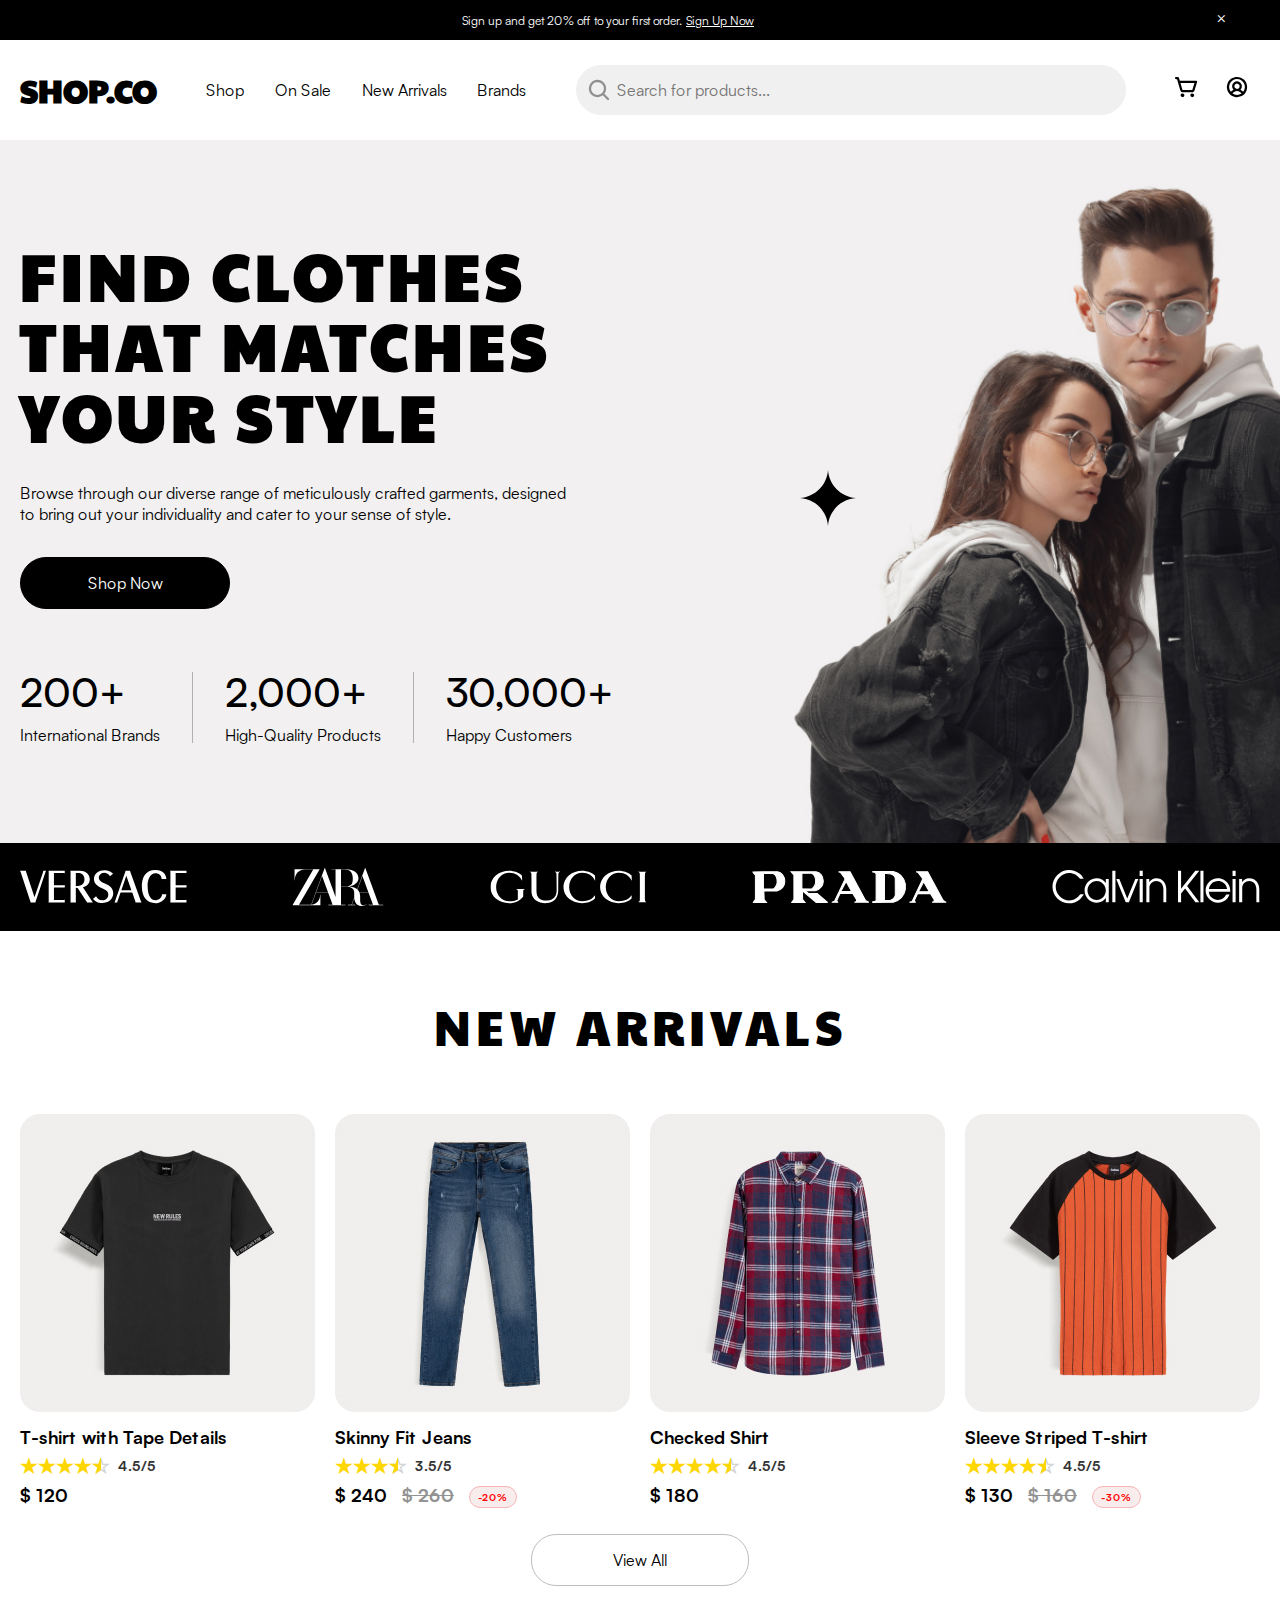
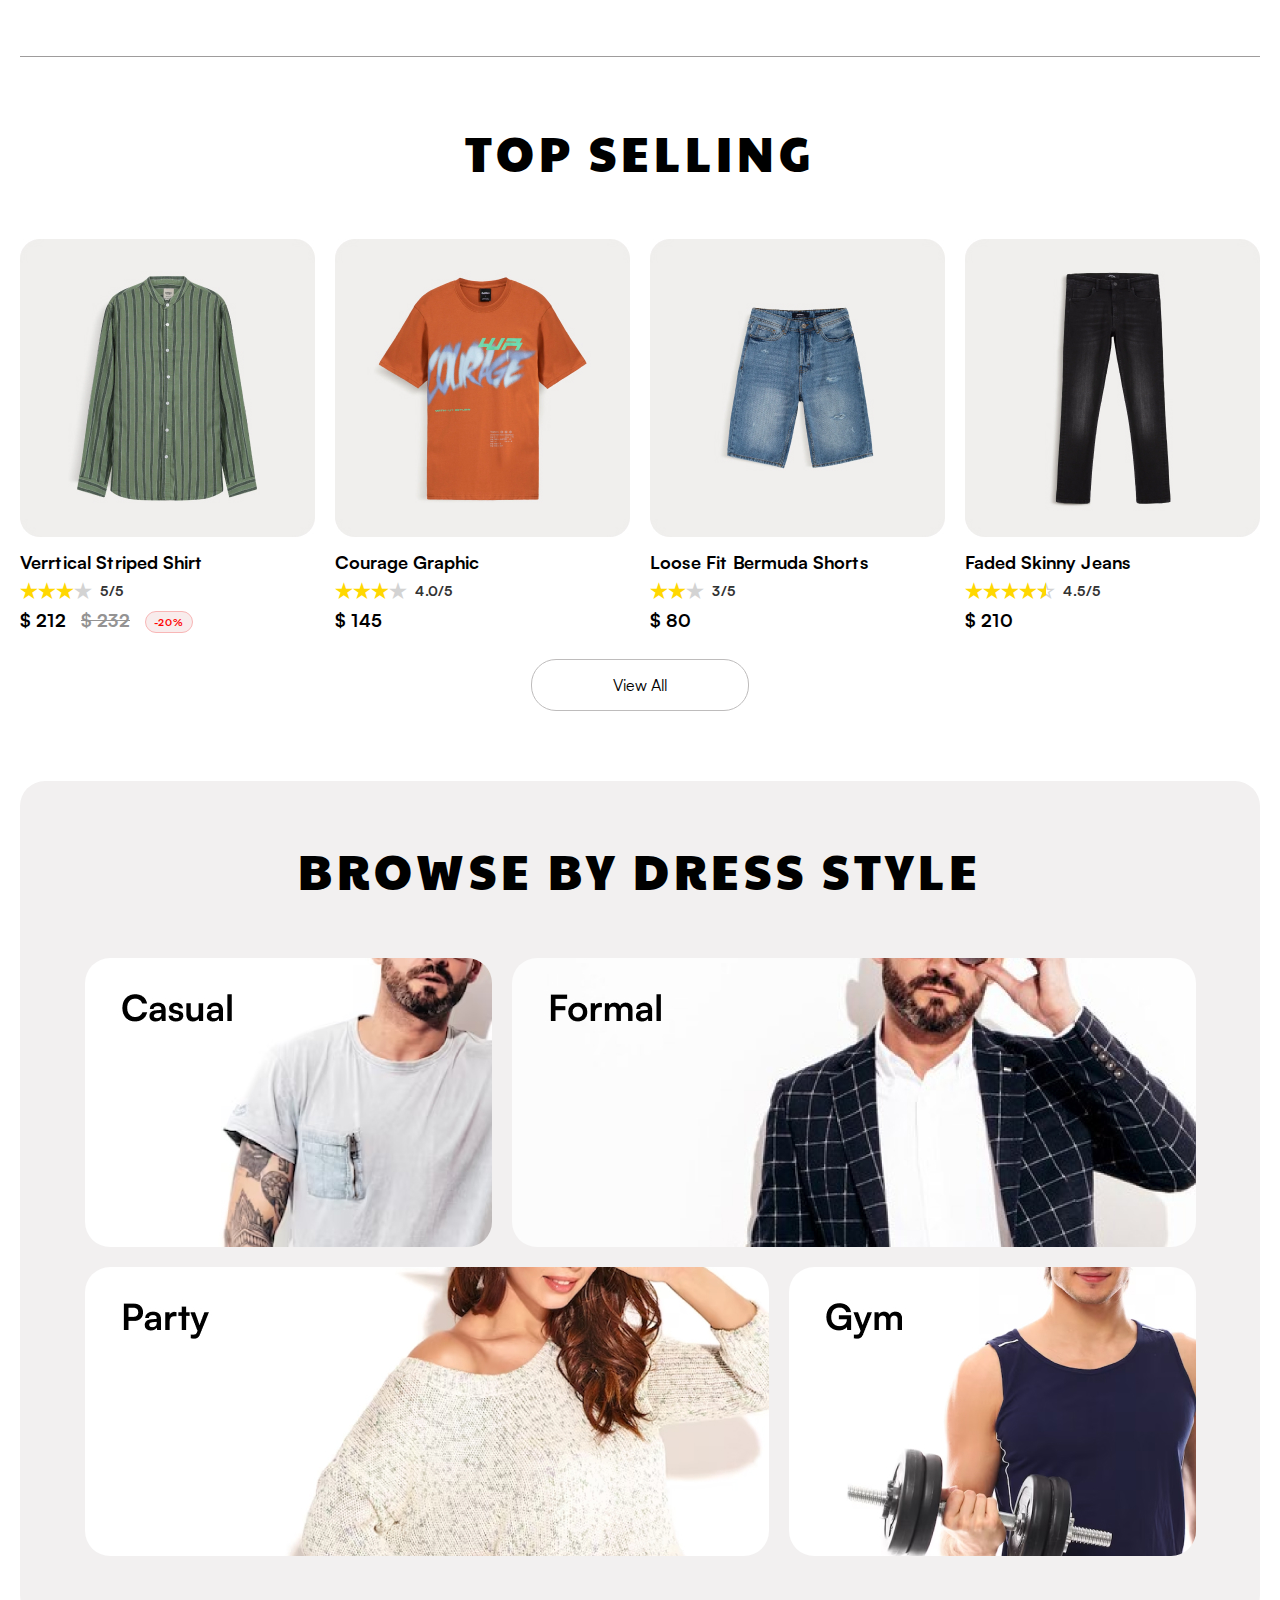
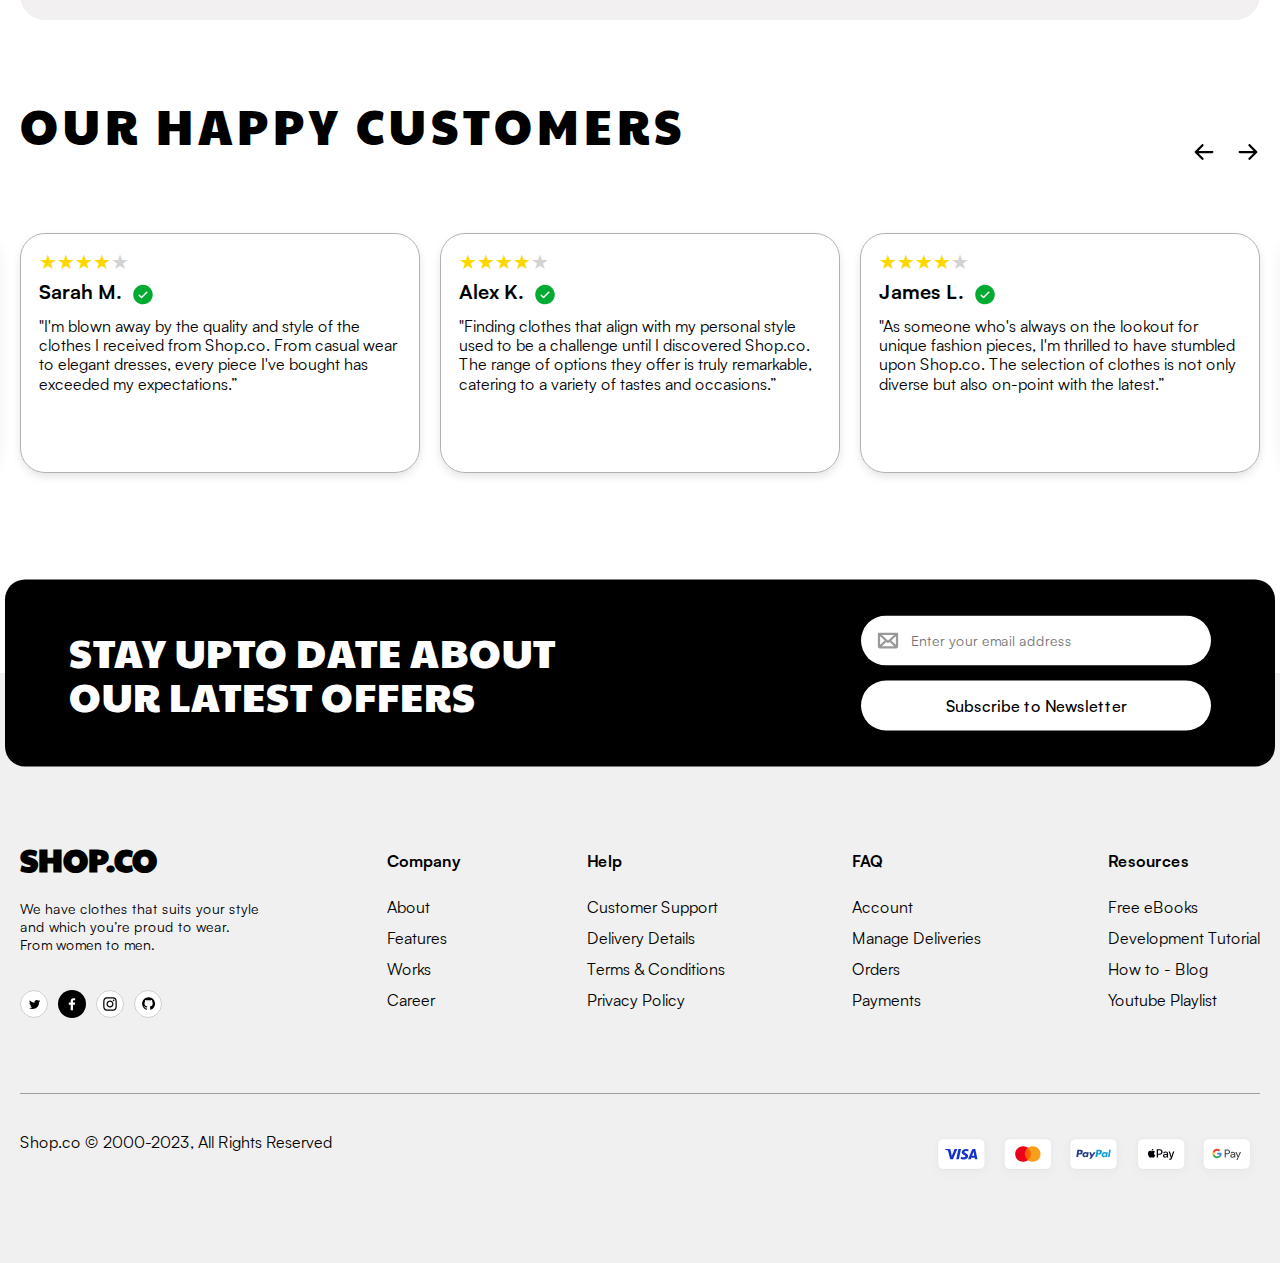
<file: index.html>
<html lang="en">
	<head>
		<meta charset="UTF-8" />
		<meta name="viewport" content="width=device-width, initial-scale=1.0" />
		<title>Shop</title>
		<link rel="stylesheet" href="./css/reset.css" />
		<link rel="stylesheet" href="./fonts/stylesheet.css" />
		<link rel="preconnect" href="https://fonts.googleapis.com" />
		<link rel="preconnect" href="https://fonts.gstatic.com" crossorigin />
		<link
			href="https://fonts.googleapis.com/css2?family=Paytone+One&display=swap"
			rel="stylesheet"
		/>
		<link rel="stylesheet" href="./css/page.css" />
		<link rel="stylesheet" href="./css/header.css" />
		<link rel="stylesheet" href="./css/index.css" />
		<link rel="stylesheet" href="./css/footer.css" />
		<link rel="stylesheet" href="./css/adaptive.css" />
		<script src="js/index.js" type="module" defer></script>
	</head>
	<body>
		<div class="wrapper">
			<header class="header__block">
				<div class="header__discount">
					<div class="header__discount-text">
						Sign up and get 20% off to your first order.
						<a href="#" class="header__discount-link"> Sign Up Now </a>
					</div>
					<a href="#" class="header__cross">×</a>
				</div>

				<div class="header__container">
					<div class="header__content content-header">
						<a href="#" class="content-header__logo"> SHOP.CO </a>

						<nav class="content-header__menu">
							<ul class="content-header__list">
								<li class="content-header__item">
									<a href="">Shop</a>
								</li>

								<li class="content-header__item">
									<a href="#top-selling">On Sale</a>
								</li>

								<li class="content-header__item">
									<a href="#new-arrivals">New Arrivals</a>
								</li>

								<li class="content-header__item">
									<a href="">Brands</a>
								</li>
							</ul>
						</nav>

						<input
							class="content-header__search"
							placeholder="Search for products..."
							name="somename"
							type="text"
						/>

						<div class="content-header__account">
							<a href="#" class="content-header__basket">
								<img src="./img/header_account/basket.svg" alt="" />
							</a>
							<a href="#" class="content-header__avatar">
								<img src="./img/header_account/avatar.svg" alt="" />
							</a>
						</div>
					</div>
				</div>
			</header>

			<main class="page">
				<section class="intro">
					<div class="intro__container">
						<h2 class="intro__title">FIND CLOTHES THAT MATCHES YOUR STYLE</h2>

						<div class="intro__text">
							Browse through our diverse range of meticulously crafted garments,
							designed to bring out your individuality and cater to your sense of
							style.
						</div>

						<button class="intro__button">Shop Now</button>

						<div class="intro__counters">
							<div class="intro__counter counter">
								<div class="counter__numbers">200+</div>
								<div class="counter__text">International Brands</div>
							</div>

							<div class="intro__counter counter">
								<div class="counter__numbers">2,000+</div>
								<div class="counter__text">High-Quality Products</div>
							</div>

							<div class="intro__counter counter">
								<div class="counter__numbers">30,000+</div>
								<div class="counter__text">Happy Customers</div>
							</div>
						</div>
					</div>
				</section>

				<div class="partners">
					<div class="partners__items partners__container">
						<div class="partners__item">
							<img src="./img/partners/logo.svg" alt="partners" />
						</div>

						<div class="partners__item">
							<img src="./img/partners/logo_1.svg" alt="partners" />
						</div>

						<div class="partners__item">
							<img src="./img/partners/logo_2.svg" alt="partners" />
						</div>

						<div class="partners__item">
							<img src="./img/partners/logo_3.svg" alt="partners" />
						</div>

						<div class="partners__item">
							<img src="./img/partners/logo_4.svg" alt="partners" />
						</div>
					</div>
				</div>

				<section class="products" id="new-arrivals">
					<div class="products__container">
						<h2 class="products__title title">NEW ARRIVALS</h2>

						<div class="products__box">
							<div class="products__content">
								<div class="products__items">
									<img
										src="./img/arrivals_selling/img_1.jpg"
										class="products__image"
										alt="arrivals__image"
									/>
								</div>

								<div class="products__details">
									<a href="/product.html?id=1" class="products__discribe">
										T-shirt with Tape Details
									</a>

									<div class="products__raiting">
										<div class="rating-container">
											<div class="rating">
												<span class="full-star">★</span>
												<span class="full-star">★</span>
												<span class="full-star">★</span>
												<span class="full-star">★</span>
												<span class="half-star">☆</span>
											</div>

											<div class="rating-number">4.5/5</div>
										</div>
									</div>

									<div class="products__price">$ 120</div>
								</div>
							</div>

							<div class="products__content">
								<div class="products__items">
									<img
										src="./img/arrivals_selling/img_2.jpg"
										class="products__image"
										alt="arrivals__image"
									/>
								</div>

								<div class="products__details">
									<a href="/product.html?id=2" class="products__discribe">
										Skinny Fit Jeans
									</a>

									<div class="products__raiting">
										<div class="rating-container">
											<div class="rating">
												<span class="full-star">★</span>
												<span class="full-star">★</span>
												<span class="full-star">★</span>
												<span class="half-star">☆</span>
											</div>

											<div class="rating-number">3.5/5</div>
										</div>
									</div>
									<div class="products__price-tag">
										<div class="products__price_1">$ 240</div>
										<div class="products__preprice">$ 260</div>
										<div class="products__rebate">-20%</div>
									</div>
								</div>
							</div>

							<div class="products__content">
								<div class="products__items">
									<img
										src="./img/arrivals_selling/img_3.jpg"
										class="products__image"
										alt="arrivals__image"
									/>
								</div>

								<div class="products__details">
									<div class="products__discribe">Checked Shirt</div>

									<div class="products__raiting">
										<div class="rating-container">
											<div class="rating">
												<span class="full-star">★</span>
												<span class="full-star">★</span>
												<span class="full-star">★</span>
												<span class="full-star">★</span>
												<span class="half-star">☆</span>
											</div>

											<div class="rating-number">4.5/5</div>
										</div>
									</div>

									<div class="products__price">$ 180</div>
								</div>
							</div>

							<div class="products__content">
								<div class="products__items">
									<img
										src="./img/arrivals_selling/img_4.jpg"
										class="products__image"
										alt="arrivals__image"
									/>
								</div>

								<div class="products__details">
									<div class="products__discribe">Sleeve Striped T-shirt</div>

									<div class="products__raiting">
										<div class="rating-container">
											<div class="rating">
												<span class="full-star">★</span>
												<span class="full-star">★</span>
												<span class="full-star">★</span>
												<span class="full-star">★</span>
												<span class="half-star">☆</span>
											</div>

											<div class="rating-number">4.5/5</div>
										</div>
									</div>
									<div class="products__price-tag">
										<div class="products__price_1">$ 130</div>
										<div class="products__preprice">$ 160</div>
										<div class="products__rebate">-30%</div>
									</div>
								</div>
							</div>
						</div>

						<div class="products__button">
							<button class="products__btn">View All</button>
						</div>
					</div>
				</section>

				<div class="section__divider divider__container"></div>

				<section class="products" id="top-selling">
					<div class="products__container">
						<h2 class="products__title title">TOP SELLING</h2>
						<div class="products__box">
							<div class="products__content">
								<div class="products__items">
									<img
										src="./img/arrivals_selling/img_5.jpg"
										class="products__image"
										alt="arrivals__image"
									/>
								</div>

								<div class="products__details">
									<a href="/product.html" class="products__discribe">
										Verrtical Striped Shirt
									</a>

									<div class="products__raiting">
										<div class="rating-container">
											<div class="rating">
												<span class="full-star">★</span>
												<span class="full-star">★</span>
												<span class="full-star">★</span>
												<span class="full-star">★</span>
											</div>

											<div class="rating-number">5/5</div>
										</div>
									</div>
									<div class="products__price-tag">
										<div class="products__price_1">$ 212</div>
										<div class="products__preprice">$ 232</div>
										<div class="products__rebate">-20%</div>
									</div>
								</div>
							</div>

							<div class="products__content">
								<div class="products__items">
									<img
										src="./img/arrivals_selling/img_6.jpg"
										class="products__image"
										alt="arrivals__image"
									/>
								</div>

								<div class="products__details">
									<div class="products__discribe">
										Courage Graphic <T-shirt></T-shirt>
									</div>

									<div class="products__raiting">
										<div class="rating-container">
											<div class="rating">
												<span class="full-star">★</span>
												<span class="full-star">★</span>
												<span class="full-star">★</span>
												<span class="full-star">★</span>
											</div>

											<div class="rating-number">4.0/5</div>
										</div>
									</div>

									<div class="products__price">$ 145</div>
								</div>
							</div>

							<div class="products__content">
								<div class="products__items">
									<img
										src="./img/arrivals_selling/img_7.jpg"
										class="products__image"
										alt="arrivals__image"
									/>
								</div>

								<div class="products__details">
									<div class="products__discribe">Loose Fit Bermuda Shorts</div>

									<div class="products__raiting">
										<div class="rating-container">
											<div class="rating">
												<span class="full-star">★</span>
												<span class="full-star">★</span>
												<span class="full-star">★</span>
											</div>

											<div class="rating-number">3/5</div>
										</div>
									</div>

									<div class="products__price">$ 80</div>
								</div>
							</div>

							<div class="products__content">
								<div class="products__items">
									<img
										src="./img/arrivals_selling/img_8.jpg"
										class="products__image"
										alt="arrivals__image"
									/>
								</div>

								<div class="products__details">
									<div class="products__discribe">Faded Skinny Jeans</div>

									<div class="products__raiting">
										<div class="rating-container">
											<div class="rating">
												<span class="full-star">★</span>
												<span class="full-star">★</span>
												<span class="full-star">★</span>
												<span class="full-star">★</span>
												<span class="half-star">☆</span>
											</div>

											<div class="rating-number">4.5/5</div>
										</div>
									</div>

									<div class="products__price">$ 210</div>
								</div>
							</div>
						</div>

						<div class="products__button">
							<button class="products__btn">View All</button>
						</div>
					</div>
				</section>

				<section class="style">
					<div class="style__container">
						<div class="style__inner">
							<h2 class="style__title title">BROWSE BY DRESS STYLE</h2>

							<div class="style__box">
								<div>
									<img
										class="style__image"
										src="./img/style/style_1.jpg"
										alt="style"
									/>
								</div>

								<div>
									<img
										class="style__image"
										src="./img/style/style_2.jpg"
										alt="style"
									/>
								</div>

								<div>
									<img
										class="style__image"
										src="./img/style/style_3.jpg"
										alt="style"
									/>
								</div>

								<div>
									<img
										class="style__image"
										src="./img/style/style_4.jpg"
										alt="style"
									/>
								</div>
							</div>
						</div>
					</div>
				</section>

				<section class="customers">
					<div class="customers__container">
						<div class="customers__items">
							<h2 class="customers__title title">OUR HAPPY CUSTOMERS</h2>

							<div class="customers__arrows">
								<a href="#" class="customers__arrow-prev">
									<img src="./img/customers/arrow_left.svg" alt="arrow" />
								</a>

								<a href="#" class="customers__arrow-next">
									<img src="./img/customers/arrow_right.svg" alt="arrow" />
								</a>
							</div>
						</div>
					</div>

					<div class="customers__inner">
						<div class="customers__box-blurred">
							<div class="customers__comments">
								<div class="customers__raiting">
									<div class="rating-container">
										<div class="rating">
											<span class="full-star">★</span>
											<span class="full-star">★</span>
											<span class="full-star">★</span>
											<span class="full-star">★</span>
										</div>
									</div>
								</div>

								<div class="customers__names">
									<div class="customers__name">Sarah M.</div>

									<div class="customers__valid">
										<img src="./img/customers/cheched.svg" alt="customers" />
									</div>
								</div>

								<div class="customers__text">
									"I'm blown away by the quality and style of the clothes I
									received from Shop.co. From casual wear to elegant dresses,
									every piece I've bought has exceeded my expectations.”
								</div>
							</div>
						</div>

						<div class="customers__box">
							<div class="customers__comments">
								<div class="customers__raiting">
									<div class="rating-container">
										<div class="rating">
											<span class="full-star">★</span>
											<span class="full-star">★</span>
											<span class="full-star">★</span>
											<span class="full-star">★</span>
											<span class="full-star">★</span>
										</div>
									</div>
								</div>

								<div class="customers__names">
									<div class="customers__name">Sarah M.</div>

									<div class="customers__valid">
										<img src="./img/customers/cheched.svg" alt="customers" />
									</div>
								</div>

								<div class="customers__text">
									"I'm blown away by the quality and style of the clothes I
									received from Shop.co. From casual wear to elegant dresses,
									every piece I've bought has exceeded my expectations.”
								</div>
							</div>
						</div>

						<div class="customers__box">
							<div class="customers__comments">
								<div class="customers__raiting">
									<div class="rating-container">
										<div class="rating">
											<span class="full-star">★</span>
											<span class="full-star">★</span>
											<span class="full-star">★</span>
											<span class="full-star">★</span>
											<span class="full-star">★</span>
										</div>
									</div>
								</div>

								<div class="customers__names">
									<div class="customers__name">Alex K.</div>

									<div class="customers__valid">
										<img src="./img/customers/cheched.svg" alt="customers" />
									</div>
								</div>

								<div class="customers__text">
									"Finding clothes that align with my personal style used to be a
									challenge until I discovered Shop.co. The range of options they
									offer is truly remarkable, catering to a variety of tastes and
									occasions.”
								</div>
							</div>
						</div>

						<div class="customers__box">
							<div class="customers__comments">
								<div class="customers__raiting">
									<div class="rating-container">
										<div class="rating">
											<span class="full-star">★</span>
											<span class="full-star">★</span>
											<span class="full-star">★</span>
											<span class="full-star">★</span>
											<span class="full-star">★</span>
										</div>
									</div>
								</div>

								<div class="customers__names">
									<div class="customers__name">James L.</div>

									<div class="customers__valid">
										<img src="./img/customers/cheched.svg" alt="customers" />
									</div>
								</div>

								<div class="customers__text">
									"As someone who's always on the lookout for unique fashion
									pieces, I'm thrilled to have stumbled upon Shop.co. The
									selection of clothes is not only diverse but also on-point with
									the latest.”
								</div>
							</div>
						</div>

						<div class="customers__box-blurred">
							<div class="customers__comments">
								<div class="customers__raiting">
									<div class="rating-container">
										<div class="rating">
											<span class="full-star">★</span>
											<span class="full-star">★</span>
											<span class="full-star">★</span>
											<span class="full-star">★</span>
										</div>
									</div>
								</div>

								<div class="customers__names">
									<div class="customers__name">James L.</div>

									<div class="customers__valid">
										<img src="./img/customers/cheched.svg" alt="customers" />
									</div>
								</div>

								<div class="customers__text">
									"As someone who's always on the lookout for unique fashion
									pieces, I'm thrilled to have stumbled upon Shop.co. The
									selection of clothes is not only diverse but also on-point with
									the latest”
								</div>
							</div>
						</div>
					</div>
				</section>

				<section class="subscribing subscribing__container">
					<div class="subscribing__inner">
						<h2 class="subscribing__title">
							STAY UPTO DATE ABOUT <br />
							OUR LATEST OFFERS
						</h2>
						<form class="subscribing__form">
							<input
								class="subscribing__input"
								type="email"
								name="subscribe"
								placeholder="Enter your email address"
							/>
							<button class="subscribing__btn">Subscribe to Newsletter</button>
						</form>
					</div>
				</section>
			</main>
			<footer class="footer">
				<div class="footer__container footer-top">
					<div class="footer-top__inner">
						<div class="footer__info">
							<a href="" class="footer__logo"> SHOP.CO </a>

							<div class="footer__text">
								We have clothes that suits your style and which you’re proud to
								wear. From women to men.
							</div>

							<div class="footer__icons">
								<a href="#" class="footer__icon">
									<img src="./img/footer/icons_social/1.svg" alt="image" />
								</a>

								<a href="#" class="footer__icon">
									<img src="./img/footer/icons_social/2.svg" alt="image" />
								</a>

								<a href="#" class="footer__icon">
									<img src="./img/footer/icons_social/3.svg" alt="image" />
								</a>

								<a href="#" class="footer__icon">
									<img src="./img/footer/icons_social/4.svg" alt="image" />
								</a>
							</div>
						</div>
						<div class="footer__menu">
							<div class="footer__name">Company</div>

							<div class="footer__discribe">
								<p>About</p>
								<p>Features</p>
								<p>Works</p>
								<p>Career</p>
							</div>
						</div>

						<div class="footer__menu">
							<div class="footer__name">Help</div>

							<div class="footer__discribe">
								<p>Customer Support</p>
								<p>Delivery Details</p>
								<p>Terms & Conditions</p>
								<p>Privacy Policy</p>
							</div>
						</div>

						<div class="footer__menu">
							<div class="footer__name">FAQ</div>

							<div class="footer__discribe">
								<p>Account</p>
								<p>Manage Deliveries</p>
								<p>Orders</p>
								<p>Payments</p>
							</div>
						</div>

						<div class="footer__menu">
							<div class="footer__name">Resources</div>

							<div class="footer__discribe">
								<p>Free eBooks</p>
								<p>Development Tutorial</p>
								<p>How to - Blog</p>
								<p>Youtube Playlist</p>
							</div>
						</div>
					</div>
				</div>

				<div class="footer__divider divider__container"></div>

				<div class="footer__container footer-bottom">
					<div class="footer-bottom__box">
						<div class="footer-bottom__rigts">
							Shop.co © 2000-2023, All Rights Reserved
						</div>

						<div class="footer-bottom__pay">
							<a href="">
								<img src="./img/footer/logo_system-cards/img_1.svg" alt="" />
							</a>

							<a href="">
								<img src="./img/footer/logo_system-cards/img_2.svg" alt="" />
							</a>

							<a href="">
								<img src="./img/footer/logo_system-cards/img_3.svg" alt="" />
							</a>

							<a href="">
								<img src="./img/footer/logo_system-cards/img_4.svg" alt="" />
							</a>

							<a href="">
								<img src="./img/footer/logo_system-cards/img_5.svg" alt="" />
							</a>
						</div>
					</div>
				</div>
			</footer>
		</div>
	</body>
</html>
</file>
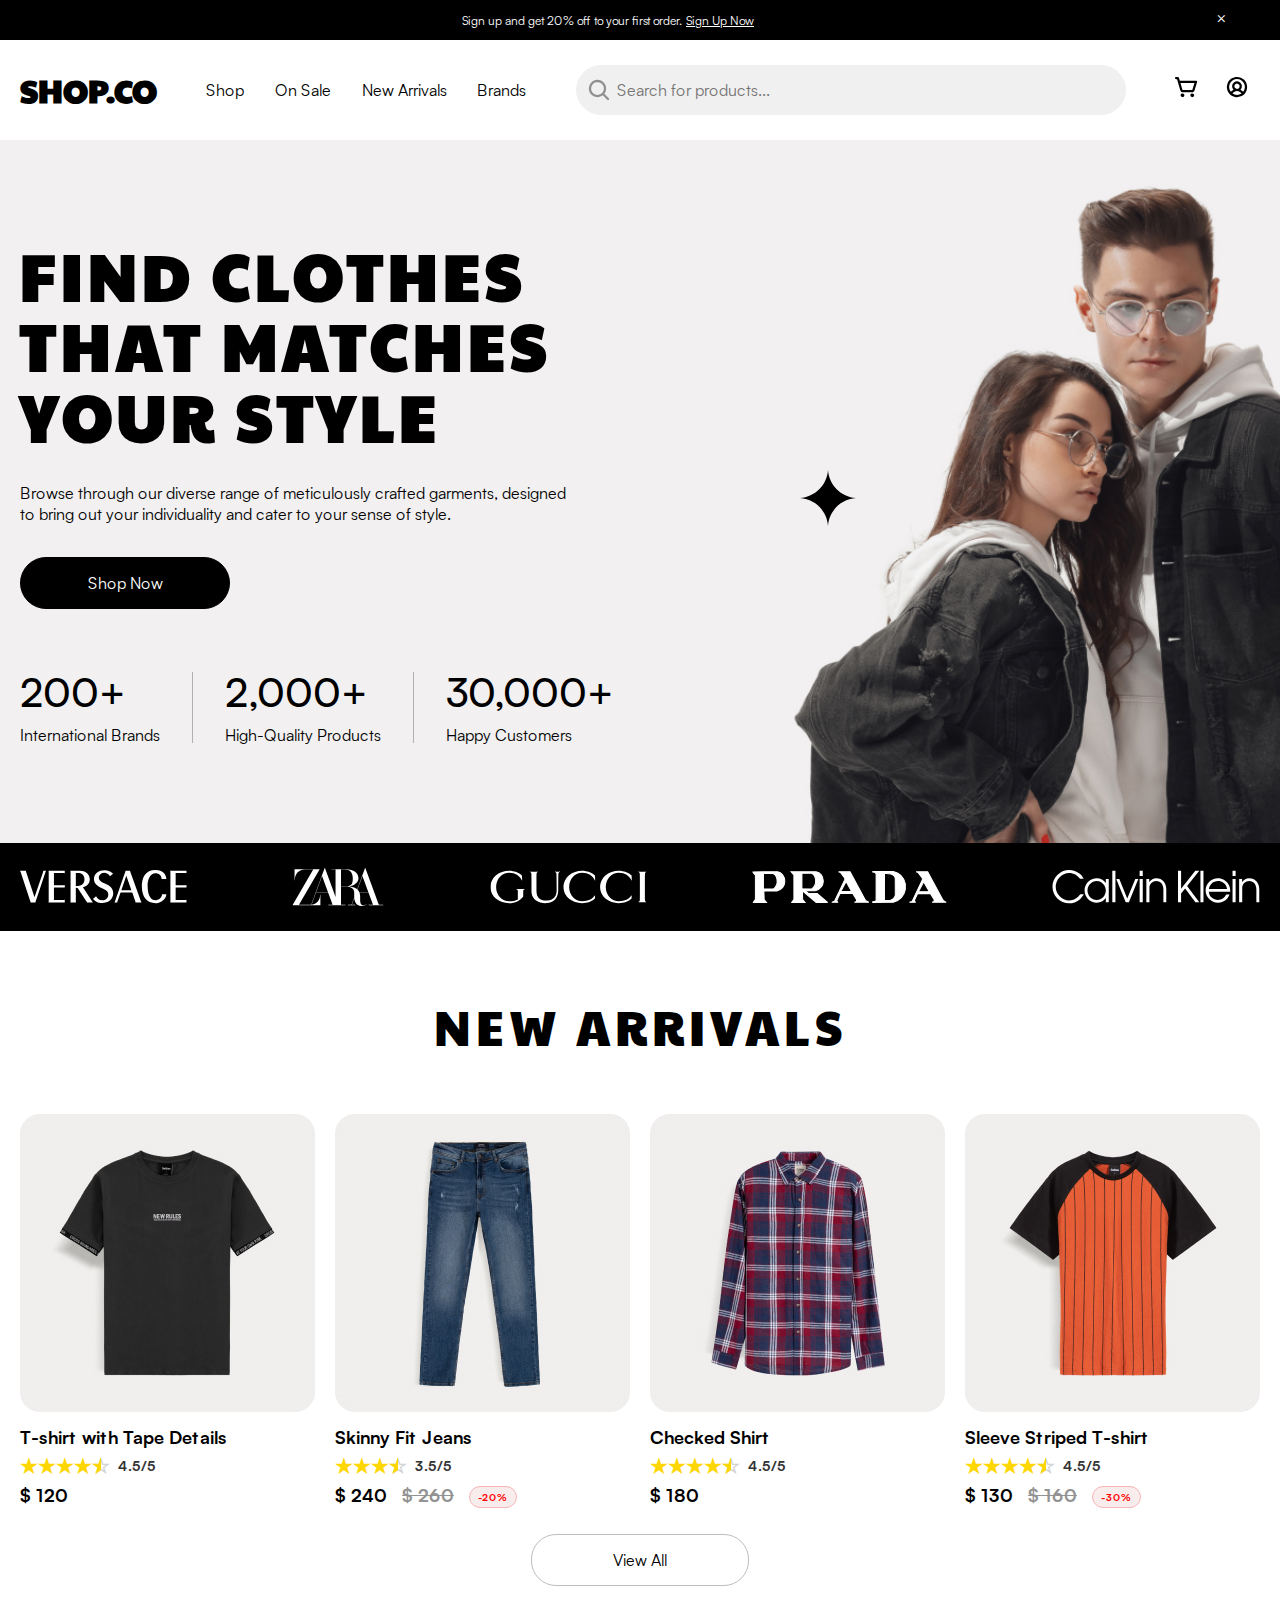
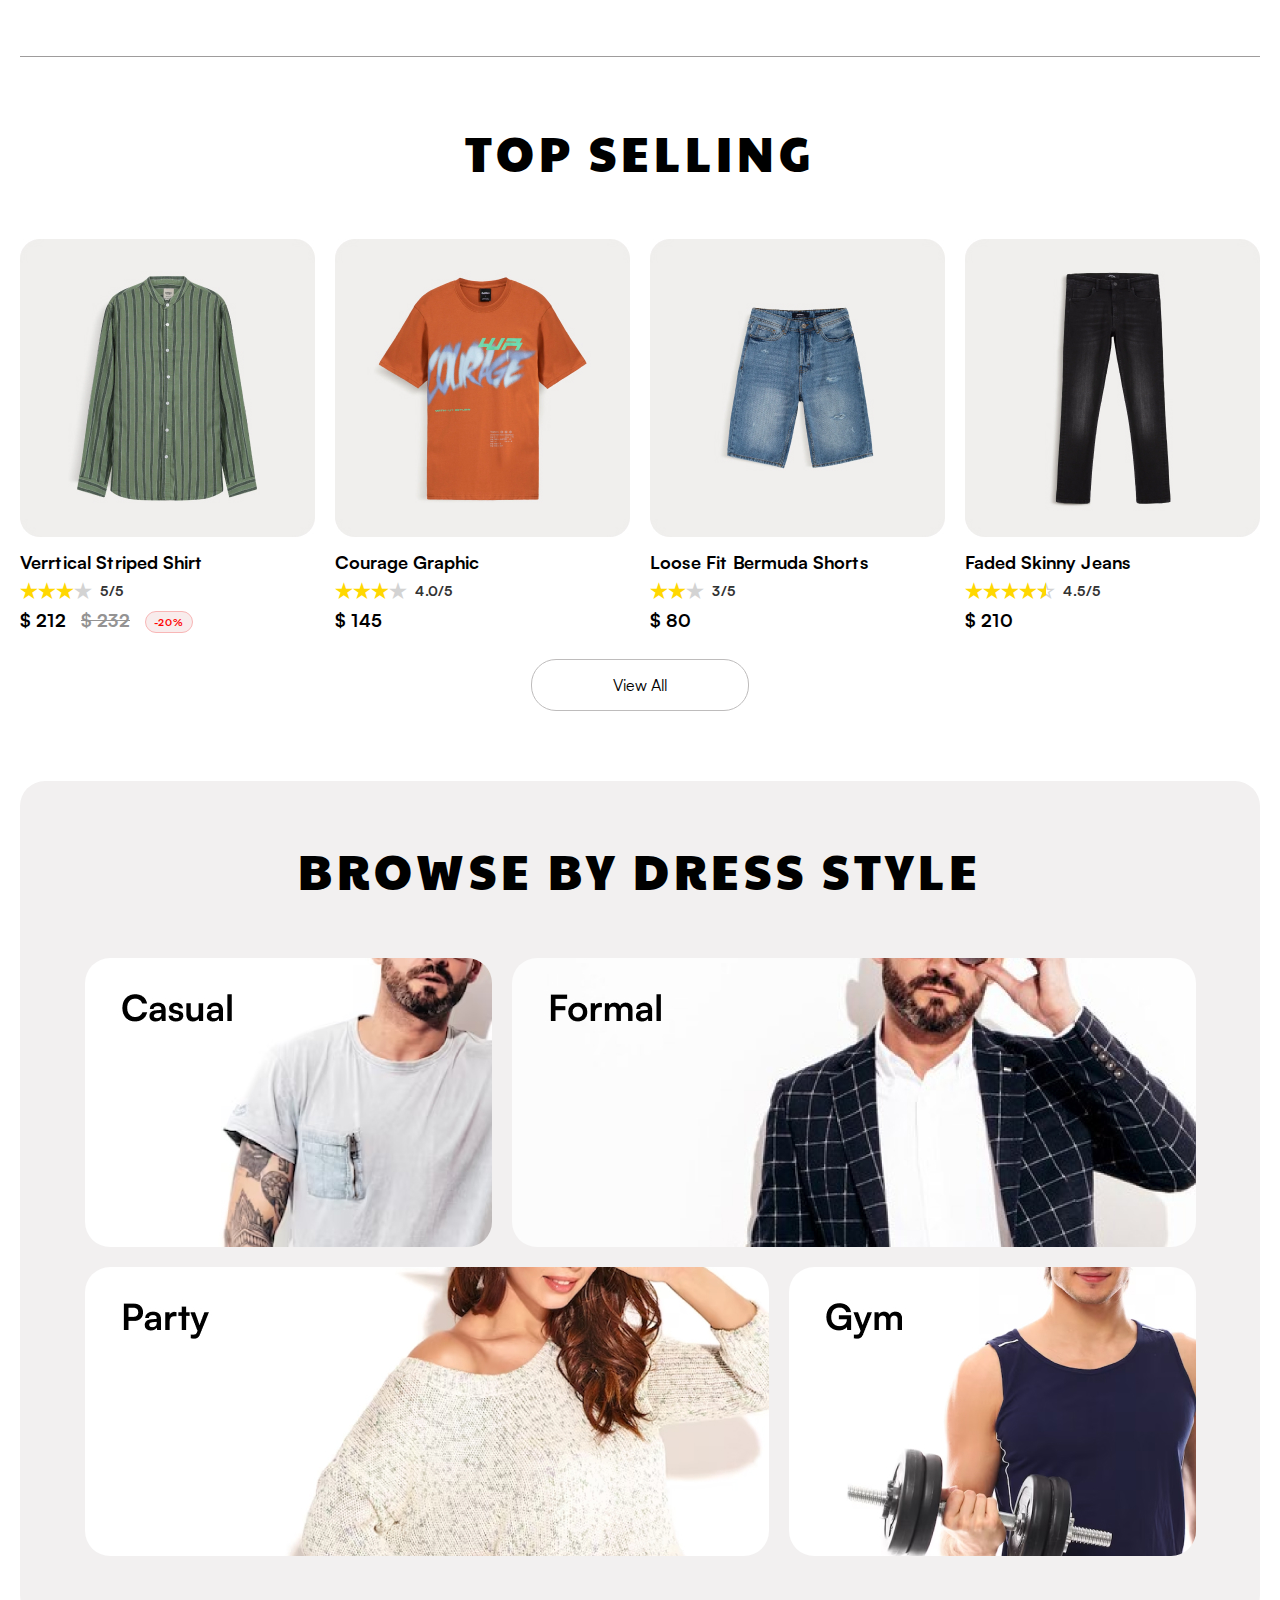
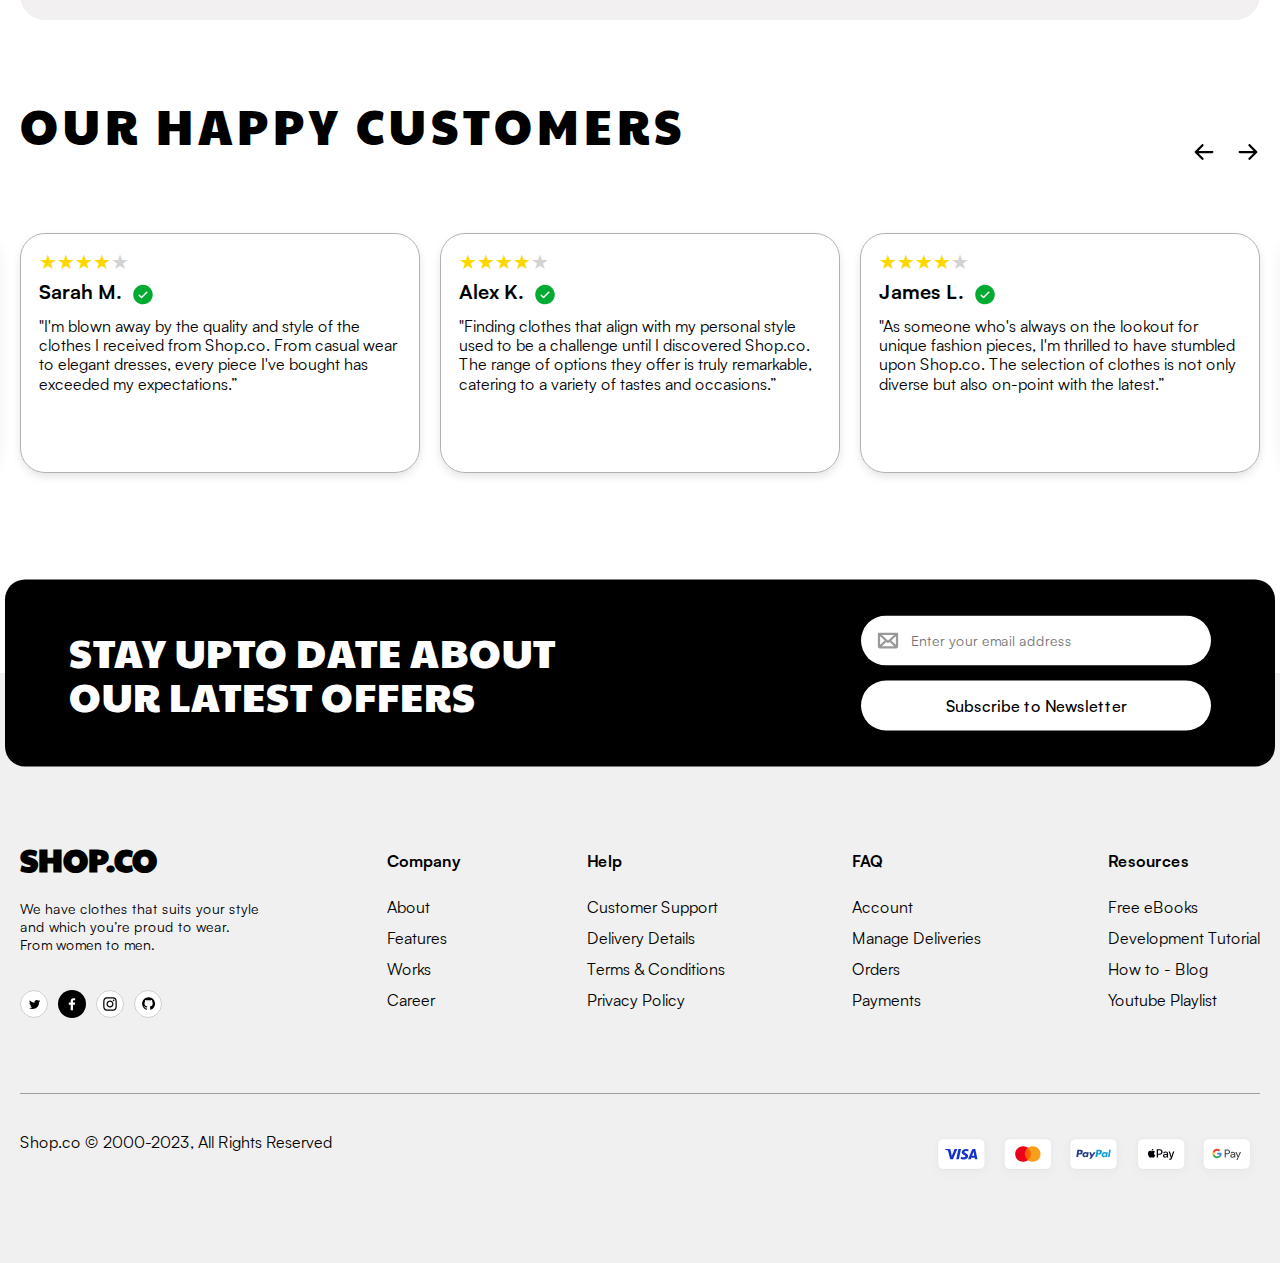
<file: product.html>
<!DOCTYPE html>
<html lang="en">
	<head>
		<meta charset="UTF-8" />
		<meta name="viewport" content="width=device-width, initial-scale=1.0" />
		<title>Product</title>
		<link rel="stylesheet" href="./css/reset.css" />
		<link rel="stylesheet" href="./fonts/stylesheet.css" />
		<link rel="preconnect" href="https://fonts.googleapis.com" />
		<link rel="preconnect" href="https://fonts.gstatic.com" crossorigin />
		<link
			href="https://fonts.googleapis.com/css2?family=Paytone+One&display=swap"
			rel="stylesheet"
		/>
		<link rel="stylesheet" href="./css/page.css" />
		<link rel="stylesheet" href="./css/header.css" />
		<link rel="stylesheet" href="./css/product.css" />
		<link rel="stylesheet" href="./css/footer.css" />
		<link rel="stylesheet" href="./css/adaptive.css" />
		<script src="js/product.js" type="module" defer></script>
	</head>
	<body>
		<a href="/">back</a>
		<div class="wrapper">
			<header class="header__block">
				<div class="header__discount">
					<div class="header__discount-text">
						Sign up and get 20% off to your first order.
						<a href="#" class="header__discount-link"> Sign Up Now </a>
					</div>
					<a href="#" class="header__cross">×</a>
				</div>

				<div class="header__container">
					<div class="header__content content-header">
						<a href="#" class="content-header__logo"> SHOP.CO </a>

						<nav class="content-header__menu">
							<ul class="content-header__list">
								<li class="content-header__item">
									<a href="">Shop</a>
								</li>

								<li class="content-header__item">
									<a href="">On Sale</a>
								</li>

								<li class="content-header__item">
									<a href="">New Arrivals</a>
								</li>

								<li class="content-header__item">
									<a href="">Brands</a>
								</li>
							</ul>
						</nav>

						<input
							class="content-header__search"
							placeholder="Search for products..."
							name="somename"
							type="text"
						/>

						<div class="content-header__account">
							<a href="#" class="content-header__basket">
								<img src="./img/header_account/basket.svg" alt="" />
							</a>
							<a href="#" class="content-header__avatar">
								<img src="./img/header_account/avatar.svg" alt="" />
							</a>
						</div>
					</div>
				</div>
			</header>

			<main class="page">
				<section class="product__container">
					<div class="products__box">
						<div class="products__images">
							<div class="products__img" id="productImg"></div>
						</div>

						<div class="products__description description-products">
							<div class="description-products__box">
								<h4 class="description-products__title" id="productName"></h4>

								<div class="cards__raiting">
									<div class="rating-container" id="rating"></div>
								</div>

								<div class="description-products__price-tag">
									<div class="description-products__price_1" id="price"></div>
									<div
										class="description-products__preprice"
										id="fullPrice"
									></div>
									<div id="discount"></div>
								</div>

								<div class="description-products__text" id="desc"></div>

								<div class="description-products__divider divider__container"></div>

								<form action="#" class="colors__list">
									<h3 class="colors__title">Select Colors</h3>
									<div class="colors" id="colorsContainer"></div>
								</form>

								<div class="description-products__divider divider__container"></div>

								<form action="#" class="size__list">
									<h3 class="size__title">Choose Size</h3>
									<div class="sizes" id="sizesContainer"></div>

									<div
										class="description-products__divider divider__container"
									></div>

									<div class="amount__content">
										<label class="amount">
											<button
												type="button"
												class="amount__btn amount__btn--left"
											></button>
											<input class="amount__input" type="text" value="1" />
											<button
												type="button"
												class="amount__btn amount__btn--right"
											></button>
										</label>

										<div class="add">
											<button class="add__btn">Add to Cart</button>
										</div>
									</div>
								</form>
							</div>
						</div>
					</div>
				</section>

				<section class="details">
					<div class="details__container">
						<div class="details__box">
							<div class="details__name">Product Details</div>

							<div class="details__name details__name--active">Rating & Reviews</div>

							<div class="details__name">FAQs</div>
						</div>
					</div>
				</section>

				<div class="section__divider divider__container"></div>

				<section class="reviews">
					<div class="reviews__container">
						<div class="reviews__content">
							<h4 class="reviews__title">
								All Reviews
								<p class="reviews__subtitle">(451)</p>
							</h4>

							<div class="reviews__buttons buttons-menu">
								<button class="buttons-menu__btn1">
									<img src="./img/Img Products/reviews/btn_1.svg" alt="" />
								</button>

								<button class="buttons-menu__btn2">Latest</button>

								<button class="buttons-menu__btn3">Write a Review</button>
							</div>
						</div>

						<div class="reviews__box">
							<div class="reviews__comments">
								<div class="reviews__raiting">
									<div class="rating-container">
										<div class="rating">
											<span class="full-star">★</span>
											<span class="full-star">★</span>
											<span class="full-star">★</span>
											<span class="full-star">★</span>
											<span class="half-star">☆</span>
										</div>
									</div>
								</div>

								<div class="reviews__names">
									<div class="reviews__name">Samantha D.</div>

									<div class="reviews__valid">
										<img src="./img/customers/cheched.svg" alt="customers" />
									</div>
								</div>

								<div class="reviews__text">
									<p>
										"I absolutely love this t-shirt! The design is unique and
										the fabric feels so comfortable. As a fellow designer, I
										appreciate the attention to detail. It's become my favorite
										go-to shirt."
									</p>

									<p>Posted on August 14, 2023</p>
								</div>
							</div>

							<div class="reviews__comments">
								<div class="reviews__raiting">
									<div class="rating-container">
										<div class="rating">
											<span class="full-star">★</span>
											<span class="full-star">★</span>
											<span class="full-star">★</span>
											<span class="full-star">★</span>
										</div>
									</div>
								</div>

								<div class="reviews__names">
									<div class="reviews__name">Alex M.</div>

									<div class="reviews__valid">
										<img src="./img/customers/cheched.svg" alt="customers" />
									</div>
								</div>

								<div class="reviews__text">
									<p>
										"The t-shirt exceeded my expectations! The colors are
										vibrant and the print quality is top-notch. Being a UI/UX
										designer myself, I'm quite picky about aesthetics, and this
										t-shirt definitely gets a thumbs up from me."
									</p>

									<p>Posted on August 15, 2023</p>
								</div>
							</div>

							<div class="reviews__comments">
								<div class="reviews__raiting">
									<div class="rating-container">
										<div class="rating">
											<span class="full-star">★</span>
											<span class="full-star">★</span>
											<span class="full-star">★</span>
											<span class="half-star">☆</span>
										</div>
									</div>
								</div>

								<div class="reviews__names">
									<div class="reviews__name">Ethan R.</div>

									<div class="reviews__valid">
										<img src="./img/customers/cheched.svg" alt="customers" />
									</div>
								</div>

								<div class="reviews__text">
									<p>
										"This t-shirt is a must-have for anyone who appreciates good
										design. The minimalistic yet stylish pattern caught my eye,
										and the fit is perfect. I can see the designer's touch in
										every aspect of this shirt."
									</p>

									<p>Posted on August 16, 2023</p>
								</div>
							</div>

							<div class="reviews__comments">
								<div class="reviews__raiting">
									<div class="rating-container">
										<div class="rating">
											<span class="full-star">★</span>
											<span class="full-star">★</span>
											<span class="full-star">★</span>
											<span class="full-star">★</span>
										</div>
									</div>
								</div>

								<div class="reviews__names">
									<div class="reviews__name">Olivia P.</div>

									<div class="reviews__valid">
										<img src="./img/customers/cheched.svg" alt="customers" />
									</div>
								</div>

								<div class="reviews__text">
									<p>
										"As a UI/UX enthusiast, I value simplicity and
										functionality. This t-shirt not only represents those
										principles but also feels great to wear. It's evident that
										the designer poured their creativity into making this
										t-shirt stand out."
									</p>

									<p>Posted on August 17, 2023</p>
								</div>
							</div>

							<div class="reviews__comments">
								<div class="reviews__raiting">
									<div class="rating-container">
										<div class="rating">
											<span class="full-star">★</span>
											<span class="full-star">★</span>
											<span class="full-star">★</span>
											<span class="full-star">★</span>
										</div>
									</div>
								</div>

								<div class="reviews__names">
									<div class="reviews__name">Liam K.</div>

									<div class="reviews__valid">
										<img src="./img/customers/cheched.svg" alt="customers" />
									</div>
								</div>

								<div class="reviews__text">
									<p>
										"This t-shirt is a must-have for anyone who appreciates good
										design. The minimalistic yet stylish pattern caught my eye,
										and the fit is perfect. I can see the designer's touch in
										every aspect of this shirt."
									</p>

									<p>Posted on August 16, 2023</p>
								</div>
							</div>

							<div class="reviews__comments">
								<div class="reviews__raiting">
									<div class="rating-container">
										<div class="rating">
											<span class="full-star">★</span>
											<span class="full-star">★</span>
											<span class="full-star">★</span>
											<span class="full-star">★</span>
											<span class="half-star">☆</span>
										</div>
									</div>
								</div>

								<div class="reviews__names">
									<div class="reviews__name">Ava H.</div>

									<div class="reviews__valid">
										<img src="./img/customers/cheched.svg" alt="customers" />
									</div>
								</div>

								<div class="reviews__text">
									<p>
										"I'm not just wearing a t-shirt; I'm wearing a piece of
										design philosophy. The intricate details and thoughtful
										layout of the design make this shirt a conversation
										starter."
									</p>

									<p>Posted on August 19, 2023</p>
								</div>
							</div>
						</div>
					</div>
				</section>

				<div class="cards__button">
					<button class="cards__btn">Load More Reviews</button>
				</div>

				<section class="cards">
					<div class="cards__container">
						<h2 class="products__title title">YOU MIGHT ALSO LIKE</h2>

						<div class="cards__box">
							<div class="cards__content">
								<div class="cards__items">
									<img src="./img/Img Products/Might/might_1.jpg" alt="image" />
								</div>

								<div class="cards__details">
									<div class="cards__discribe">Polo with Contrast Trims</div>

									<div class="cards__raiting">
										<div class="rating-container">
											<div class="rating">
												<span class="full-star">★</span>
												<span class="full-star">★</span>
												<span class="full-star">★</span>
												<span class="full-star">★</span>
											</div>

											<div class="rating-number">4.0/5</div>
										</div>
									</div>

									<div class="cards__price-tag">
										<div class="card__price_1">$212</div>
										<div class="card__preprice">$242</div>
										<div class="card__rebate">-20%</div>
									</div>
								</div>
							</div>

							<div class="cards__content">
								<div class="cards__items">
									<img src="./img/Img Products/Might/might_2.jpg" alt="image" />
								</div>

								<div class="cards__details">
									<div class="cards__discribe">Gradient Graphic T-shirt</div>

									<div class="cards__raiting">
										<div class="rating-container">
											<div class="rating">
												<span class="full-star">★</span>
												<span class="full-star">★</span>
												<span class="full-star">★</span>
												<span class="half-star">☆</span>
											</div>

											<div class="rating-number">3.5/5</div>
										</div>
									</div>

									<div class="cards__price">$145</div>
								</div>
							</div>

							<div class="cards__content">
								<div class="cards__items">
									<img src="./img/Img Products/Might/might_3.jpg" alt="image" />
								</div>

								<div class="cards__details">
									<div class="cards__discribe">Polo with Tipping Details</div>

									<div class="cards__raiting">
										<div class="rating-container">
											<div class="rating">
												<span class="full-star">★</span>
												<span class="full-star">★</span>
												<span class="full-star">★</span>
												<span class="full-star">★</span>
												<span class="half-star">☆</span>
											</div>

											<div class="rating-number">4.5/5</div>
										</div>
									</div>

									<div class="cards__price">$180</div>
								</div>
							</div>

							<div class="cards__content">
								<div class="cards__items">
									<img src="./img/Img Products/Might/might_4.jpg" alt="image" />
								</div>

								<div class="cards__details">
									<div class="cards__discribe">Black Striped T-shirt</div>

									<div class="cards__raiting">
										<div class="rating-container">
											<div class="rating">
												<span class="full-star">★</span>
												<span class="full-star">★</span>
												<span class="full-star">★</span>
												<span class="full-star">★</span>
												<span class="full-star">★</span>
											</div>

											<div class="rating-number">5.0/5</div>
										</div>
									</div>

									<div class="cards__price-tag">
										<div class="card__price_1">$120</div>
										<div class="card__preprice">$150</div>
										<div class="card__rebate">-30%</div>
									</div>
								</div>
							</div>
						</div>
					</div>
				</section>

				<section class="subscribing subscribing__container">
					<div class="subscribing__inner">
						<h2 class="subscribing__title">
							STAY UPTO DATE ABOUT <br />
							OUR LATEST OFFERS
						</h2>
						<form class="subscribing__form">
							<input
								class="subscribing__input"
								type="email"
								name="subscribe"
								placeholder="Enter your email address"
							/>
							<button class="subscribing__btn">Subscribe to Newsletter</button>
						</form>
					</div>
				</section>
			</main>

			<footer class="footer">
				<div class="footer__container footer-top">
					<div class="footer-top__inner">
						<div class="footer__info">
							<a href="" class="footer__logo"> SHOP.CO </a>

							<div class="footer__text">
								We have clothes that suits your style and which you’re proud to
								wear. From women to men.
							</div>

							<div class="footer__icons">
								<a href="#" class="footer__icon">
									<img src="./img/footer/icons_social/1.svg" alt="image" />
								</a>

								<a href="#" class="footer__icon">
									<img src="./img/footer/icons_social/2.svg" alt="image" />
								</a>

								<a href="#" class="footer__icon">
									<img src="./img/footer/icons_social/3.svg" alt="image" />
								</a>

								<a href="#" class="footer__icon">
									<img src="./img/footer/icons_social/4.svg" alt="image" />
								</a>
							</div>
						</div>
						<div class="footer__menu">
							<div class="footer__name">Company</div>

							<div class="footer__discribe">
								<p>About</p>
								<p>Features</p>
								<p>Works</p>
								<p>Career</p>
							</div>
						</div>

						<div class="footer__menu">
							<div class="footer__name">Help</div>

							<div class="footer__discribe">
								<p>Customer Support</p>
								<p>Delivery Details</p>
								<p>Terms & Conditions</p>
								<p>Privacy Policy</p>
							</div>
						</div>

						<div class="footer__menu">
							<div class="footer__name">FAQ</div>

							<div class="footer__discribe">
								<p>Account</p>
								<p>Manage Deliveries</p>
								<p>Orders</p>
								<p>Payments</p>
							</div>
						</div>

						<div class="footer__menu">
							<div class="footer__name">Resources</div>

							<div class="footer__discribe">
								<p>Free eBooks</p>
								<p>Development Tutorial</p>
								<p>How to - Blog</p>
								<p>Youtube Playlist</p>
							</div>
						</div>
					</div>
				</div>

				<div class="footer__divider divider__container"></div>

				<div class="footer__container footer-bottom">
					<div class="footer-bottom__box">
						<div class="footer-bottom__rigts">
							Shop.co © 2000-2023, All Rights Reserved
						</div>

						<div class="footer-bottom__pay">
							<a href="">
								<img src="./img/footer/logo_system-cards/img_1.svg" alt="" />
							</a>

							<a href="">
								<img src="./img/footer/logo_system-cards/img_2.svg" alt="" />
							</a>

							<a href="">
								<img src="./img/footer/logo_system-cards/img_3.svg" alt="" />
							</a>

							<a href="">
								<img src="./img/footer/logo_system-cards/img_4.svg" alt="" />
							</a>

							<a href="">
								<img src="./img/footer/logo_system-cards/img_5.svg" alt="" />
							</a>
						</div>
					</div>
				</div>
			</footer>
		</div>
	</body>
</html>
</file>
<file: fonts/stylesheet.css>
@font-face {
	font-family: 'Satoshi';
	src: url('Satoshi-Italic.eot');
	src: local('Satoshi Italic'), local('Satoshi-Italic'),
		url('Satoshi-Italic.eot?#iefix') format('embedded-opentype'),
		url('Satoshi-Italic.woff2') format('woff2'), url('Satoshi-Italic.woff') format('woff'),
		url('Satoshi-Italic.ttf') format('truetype');
	font-weight: normal;
	font-style: italic;
	font-display: swap;
}

@font-face {
	font-family: 'Satoshi';
	src: url('Satoshi-BlackItalic.eot');
	src: local('Satoshi Black Italic'), local('Satoshi-BlackItalic'),
		url('Satoshi-BlackItalic.eot?#iefix') format('embedded-opentype'),
		url('Satoshi-BlackItalic.woff2') format('woff2'),
		url('Satoshi-BlackItalic.woff') format('woff'),
		url('Satoshi-BlackItalic.ttf') format('truetype');
	font-weight: bold;
	font-style: italic;
	font-display: swap;
}

@font-face {
	font-family: 'Satoshi';
	src: url('Satoshi-Regular.eot');
	src: local('Satoshi Regular'), local('Satoshi-Regular'),
		url('Satoshi-Regular.eot?#iefix') format('embedded-opentype'),
		url('Satoshi-Regular.woff2') format('woff2'), url('Satoshi-Regular.woff') format('woff'),
		url('Satoshi-Regular.ttf') format('truetype');
	font-weight: normal;
	font-style: normal;
	font-display: swap;
}

@font-face {
	font-family: 'Satoshi';
	src: url('Satoshi-LightItalic.eot');
	src: local('Satoshi Light Italic'), local('Satoshi-LightItalic'),
		url('Satoshi-LightItalic.eot?#iefix') format('embedded-opentype'),
		url('Satoshi-LightItalic.woff2') format('woff2'),
		url('Satoshi-LightItalic.woff') format('woff'),
		url('Satoshi-LightItalic.ttf') format('truetype');
	font-weight: 300;
	font-style: italic;
	font-display: swap;
}

@font-face {
	font-family: 'Satoshi';
	src: url('Satoshi-Medium.eot');
	src: local('Satoshi Medium'), local('Satoshi-Medium'),
		url('Satoshi-Medium.eot?#iefix') format('embedded-opentype'),
		url('Satoshi-Medium.woff2') format('woff2'), url('Satoshi-Medium.woff') format('woff'),
		url('Satoshi-Medium.ttf') format('truetype');
	font-weight: 500;
	font-style: normal;
	font-display: swap;
}

@font-face {
	font-family: 'Satoshi';
	src: url('Satoshi-BoldItalic.eot');
	src: local('Satoshi Bold Italic'), local('Satoshi-BoldItalic'),
		url('Satoshi-BoldItalic.eot?#iefix') format('embedded-opentype'),
		url('Satoshi-BoldItalic.woff2') format('woff2'),
		url('Satoshi-BoldItalic.woff') format('woff'),
		url('Satoshi-BoldItalic.ttf') format('truetype');
	font-weight: bold;
	font-style: italic;
	font-display: swap;
}

@font-face {
	font-family: 'Satoshi';
	src: url('Satoshi-Bold.eot');
	src: local('Satoshi Bold'), local('Satoshi-Bold'),
		url('Satoshi-Bold.eot?#iefix') format('embedded-opentype'),
		url('Satoshi-Bold.woff2') format('woff2'), url('Satoshi-Bold.woff') format('woff'),
		url('Satoshi-Bold.ttf') format('truetype');
	font-weight: bold;
	font-style: normal;
	font-display: swap;
}

@font-face {
	font-family: 'Satoshi';
	src: url('Satoshi-Light.eot');
	src: local('Satoshi Light'), local('Satoshi-Light'),
		url('Satoshi-Light.eot?#iefix') format('embedded-opentype'),
		url('Satoshi-Light.woff2') format('woff2'), url('Satoshi-Light.woff') format('woff'),
		url('Satoshi-Light.ttf') format('truetype');
	font-weight: 300;
	font-style: normal;
	font-display: swap;
}

@font-face {
	font-family: 'Satoshi';
	src: url('Satoshi-MediumItalic.eot');
	src: local('Satoshi Medium Italic'), local('Satoshi-MediumItalic'),
		url('Satoshi-MediumItalic.eot?#iefix') format('embedded-opentype'),
		url('Satoshi-MediumItalic.woff2') format('woff2'),
		url('Satoshi-MediumItalic.woff') format('woff'),
		url('Satoshi-MediumItalic.ttf') format('truetype');
	font-weight: 500;
	font-style: italic;
	font-display: swap;
}
</file>
<file: css/page.css>
body {
    font-family: Satoshi;
    line-height: 1;
    color: #000;
}

.wrapper {
    min-height: 100%;
    overflow: hidden;
    display: flex;
    flex-direction: column;
}

.page {
    flex: 1 1 auto;
}

[class*="__container"] {
    max-width: 1270px;
    margin: 0 auto;
    padding: 0 15px;
}
</file>
<file: css/header.css>
.header__discount {
	display: flex;
	width: 100%;
	height: 40px;
	background: #000;
}

.header__discount-text {
	padding: 15px 0px;
	flex-basis: 95%;
	text-align: center;
	height: 100%;
	font-weight: 400;
	font-size: 12px;
	color: #fff;
}

.header__discount-link {
	text-decoration: underline;
}

.header__cross {
	flex-basis: 5%;
	padding: 10px 0px;
	color: #fff;
}

.header__content {
	display: flex;
	justify-content: space-between;
	align-items: center;
	gap: 30px;
	height: 100px;
}

.content-header__logo {
	font-family: 'Paytone One', sans-serif;
	font-weight: 600;
	font-style: normal;
	font-size: 32px;
}

.content-header__menu {
	display: flex;
	gap: 20px;
	font-size: 16px;
}

.content-header__list {
	display: flex;
	justify-content: space-between;
	width: 320px;
}

.content-header__search {
	display: flex;
	max-width: 550px;
	min-width: 220px;
	width: 100%;
	height: 50px;
	padding: 0px 20px 0px 40px;
	border: 1px solid #f0f0f0;
	border-radius: 25px;
	background: #f0f0f0 url(/img/search.svg) 10px center no-repeat;
}

.content-header__search:focus {
	border: 1px solid gray;
	outline: none;
}

.content-header__account {
	display: flex;
	gap: 15px;
	padding-top: 10px;
}

.content-header__basket,
.content-header__avatar {
	width: 35px;
	height: 40px;
}
</file>
<file: css/index.css>
.intro {
	padding: 100px 0;
	background: url(../img/star_1.svg) 800px 330px no-repeat,
		url(../img/star.svg) 1300px 90px no-repeat, url(../img/intro.jpg) 0 0 / cover no-repeat;
}

.intro__container {
	flex: 0 1 50%;
}

.intro__body {
	display: flex;
	flex-direction: column;
}

.intro__title {
	width: 100%;
	max-width: 550px;
	margin-bottom: 32px;
	font-family: 'Paytone One', sans-serif;
	font-weight: 600;
	font-style: normal;
	font-size: 64px;
	line-height: 1.1;
	letter-spacing: 5px;
}

.intro__text {
	width: 100%;
	max-width: 550px;
	font-size: 16px;
	line-height: 1.3;
	margin-bottom: 32px;
}

.intro__button {
	width: 210px;
	height: 52px;
	border: 1px solid #000;
	background: #000;
	color: #fff;
	border-radius: 35px;
	font-size: 16px;
	margin-bottom: 63px;
}

.intro__counters {
	display: flex;
	flex-direction: row;
	column-gap: 32px;
}

.counter {
	padding-right: 32px;
	font-size: 16px;
	border-right: 1px solid #b1b1b1;
}

.counter:last-child {
	border-right: none;
}

.counter__numbers {
	font-size: 40px;
	font-weight: 500;
	padding-bottom: 15px;
}

.partners {
	background: #000;
}

.partners__items {
	display: flex;
	flex-wrap: wrap;
	justify-content: space-between;
	align-items: center;
	gap: 15px;
	font-size: 16px;
}

.partners__item img {
	max-width: 100%;
	padding-top: 25px;
	padding-bottom: 25px;
}

/* ------------------------------- */
.section__divider {
	border-bottom: 1px solid rgb(158, 156, 156);
	width: 1240px;
}

.products {
	padding: 70px 0px;
}

.title {
	font-family: 'Paytone One', sans-serif;
	font-weight: 400;
	font-style: normal;
	font-size: 48px;
	line-height: 1.1;
	letter-spacing: 5px;
	margin-bottom: 60px;
	text-align: center;
}

.products__box {
	display: flex;
	flex-wrap: wrap;
	justify-content: center;
	gap: 20px;
}

.products__details {
	cursor: pointer;
	font-size: 18px;
	font-weight: 600;
	padding: 16px 0;
	text-transform: none;
}

.products__raiting {
	padding-top: 10px;
}

/* raiting ---------------------- */

.rating-container {
	display: flex;
	align-items: center;
	gap: 8px;
	font-size: 20px;
}

.rating {
	display: flex;
}

.full-star,
.half-star,
.empty-star {
	color: gold;
}

.rating span {
	cursor: pointer;
	transition: color 0.2s ease;
}

.rating span:not(:last-child):hover,
.rating span:not(:last-child):hover ~ span:not(:last-child) {
	color: orange;
}

.rating span:last-child {
	color: lightgray !important;
	pointer-events: none;
}

.empty-star {
	color: lightgray;
}

.half-star {
	position: relative;
	color: lightgray;
}

.half-star::before {
	content: '★';
	position: absolute;
	left: 0;
	width: 50%;
	overflow: hidden;
	color: gold;
}

.rating-number {
	font-size: 14px;
	color: #333;
}

/* Products -------------------------------- */

.products__price-tag {
	display: flex;
	flex-direction: row;
	gap: 15px;
	font-size: 18px;
	padding: 10px 0;
}

.products__price {
	padding: 10px 0;
}

.products__preprice {
	color: rgb(148, 147, 147);
	text-decoration: line-through;
}

.products__rebate {
	color: red;
	font-size: 10px;
	border: 1px solid rgb(248, 182, 182);
	background: rgb(248, 236, 236);
	border-radius: 15px;
	padding: 5px 8px;
}

.products__button {
	display: flex;
	justify-content: center;
}

.products__btn {
	font-size: 16px;
	border: 1px solid rgb(190, 188, 188);
	padding: 10px 15px;
	width: 218px;
	height: 52px;
	border-radius: 25px;
}
/* STYLE ---------------------------------- */

.style__inner {
	padding: 64px;
	background: #f2f0f0;
	border-radius: 25px;
}

.style__box {
	display: flex;
	flex-direction: row;
	align-items: center;
	justify-content: center;
	flex-wrap: wrap;
	column-gap: 20px;
	row-gap: 20px;
}

.style__image {
	width: 100%;
	max-width: 100%;
	border-radius: 25px;
	display: block;
	object-fit: cover;
}

/* CUSTOMERS  -------------------------------------- */

.customers {
	padding: 80px 0 180px;
}

.customers__title {
	text-align: left;
}

.customers__items {
	display: flex;
	flex-direction: row;
	justify-content: space-between;
}

.customers__arrows {
	padding-top: 40px;
	display: flex;
	gap: 20px;
}

.customers__inner {
	display: flex;
	justify-content: center;
	align-items: center;
	gap: 20px;
	overflow: hidden;
	padding: 20px 0;
	max-width: 100%;
	margin: 0 auto;
}

.customers__box,
.customers__box-blurred {
	flex-shrink: 0;
	width: 400px;
	height: 240px;
	border: 0.5px solid rgb(180, 176, 176);
	border-radius: 25px;
	text-align: start;
	box-shadow: 0 4px 8px rgba(0, 0, 0, 0.1);
}

.customers__box-blurred {
	padding-left: -150px;
	filter: blur(4px);
	opacity: 0.5;
}

.customers__comments {
	padding: 18px;
}

.customers__names {
	display: flex;
	flex-direction: row;
	padding: 10px 0;
	gap: 10px;
}

.customers__name {
	font-size: 20px;
	font-weight: 600;
}

.customers__text {
	font-size: 16px;
	line-height: 1.2;
}

/* subscribing ---------------------------- */

.subscribing {
	position: relative;
}

.subscribing__inner {
	display: flex;
	justify-content: space-between;
	align-items: center;
	position: absolute;
	top: 0;
	left: 0;
	transform: translateY(-50%);
	padding: 36px 64px;
	border-radius: 20px;
	width: 100%;
	background: #000;
	color: white;
}

.subscribing__title {
	font-family: 'Paytone One', sans-serif;
	font-weight: 400;
	font-style: normal;
	font-size: 40px;
	line-height: 1.1;
	letter-spacing: 1px;
}

.subscribing__form {
	display: flex;
	flex-direction: column;
}

.subscribing__input {
	display: flex;
	max-width: 450px;
	min-width: 350px;
	width: 100%;
	height: 50px;
	font-size: 14px;
	padding: 0px 20px 0px 50px;
	color: #000;
	border-radius: 25px;
	background: white url(/img/form/email.svg) 15px center no-repeat;
	margin-bottom: 15px;
}

.subscribing__btn {
	max-width: 450px;
	min-width: 350px;
	width: 100%;
	height: 50px;
	font-size: 16px;
	font-weight: 500;
	text-align: center;
	padding: 0px 40px 0px 40px;
	color: black;
	border-radius: 25px;
	background: white;
	transition: all 0.1s linear;
}

.subscribing__btn:hover {
	background: rgb(230, 229, 229);
}
</file>
<file: css/footer.css>
.footer {
	padding: 140px 0 80px;
	background: #f0f0f0;
}

.footer-top__inner {
	display: flex;
	flex-direction: row;
	justify-content: space-between;
	margin-top: 30px;
}

.footer__info {
	display: flex;
	flex-direction: column;
	width: 100%;
	max-width: 240px;
}

.footer__logo {
	font-family: 'Paytone One', sans-serif;
	font-weight: 600;
	font-style: normal;
	font-size: 32px;
	padding-bottom: 25px;
}

.footer__text {
	font-size: 14px;
	line-height: 1.3;
	padding-bottom: 35px;
}

.footer__icons {
	display: flex;
	flex-direction: row;
	gap: 10px;
}

.footer__menu {
	display: flex;
	flex-direction: column;
	column-gap: 50px;
	row-gap: 30px;
	padding-top: 10px;
}

.footer__name {
	font-size: 16px;
	font-weight: 600;
}

.footer__discribe {
	display: flex;
	flex-direction: column;
	row-gap: 15px;
}

.footer__divider {
	border-bottom: 1px solid rgb(158, 156, 156);
	width: 100%;
	max-width: 1240px;
	padding-top: 50px;
	padding-bottom: 25px;
}

.footer-bottom__box {
	display: flex;
	flex-direction: row;
	justify-content: space-between;
	padding-top: 40px;
}

.footer-bottom__pay {
	display: flex;
	flex-direction: row;
	gap: 0.5px;
}
</file>
<file: css/adaptive.css>
@media (max-width: 1200px) {
	.header__content {
		display: flex;
		flex-wrap: wrap;
		gap: 10px;
		align-items: center;
		height: 130px;
		padding: 15px;
	}

	.content-header__search {
		flex: 1 1 100%;
		max-width: 60px;
		order: 3;
	}

	.content-header__account {
		order: 4;
	}

	.content-header__menu {
		font-size: 18px;
		order: 2;
	}

	.content-header__logo {
		order: 1;
	}

	.content-header__list {
		font-size: 20px;
	}

	.intro {
		padding: 60px 15px;
		background: url(../img/intro.jpg) center center / cover no-repeat;
	}

	.intro__title {
		width: 100%;
		font-size: 34px;
	}

	.intro__text {
		font-size: 24px;
	}

	.intro__counters {
		display: flex;
		flex-wrap: wrap;
	}

	.products__box {
		display: flex;
		justify-content: center;
	}

	.style__box {
		display: flex;
		flex-direction: row;
		align-items: center;
		justify-content: center;
		flex-wrap: wrap;
	}

	.customers__inner {
		display: flex;
		flex-wrap: wrap;
	}

	.customers__box-blurred {
		filter: none;
		opacity: 1;
	}

	.subscribing__inner {
		flex-direction: column;
		padding: 20px;
		gap: 20px;
	}
}

@media (max-width: 1269px) {
	.style__box {
		display: flex;
		flex-wrap: wrap;
		justify-content: center;
		column-gap: 20px;
		row-gap: 20px;
	}

	.style__box > div:nth-child(1),
	.style__box > div:nth-child(4) {
		flex: 1 1 33%;
	}

	.style__box > div:nth-child(2),
	.style__box > div:nth-child(3) {
		flex: 1 1 58%;
	}
}

@media (max-width: 992px) {
	.intro {
		padding: 60px 0;
		background: url(../img/intro.jpg) center center / cover no-repeat;
	}

	.intro__title,
	.intro__text {
		width: 100%;
		font-size: 32px;
	}

	.customers__items {
		flex-direction: column;
		align-items: center;
		justify-content: center;
	}

	.style__box > div {
		flex: 0 1 100%;
		align-items: center;
	}

	.customers__box-blurred {
		filter: none;
		opacity: 1;
	}

	.subscribing__inner {
		flex-direction: column;
		padding: 20px;
	}
}

@media (max-width: 768px) {
	.intro__title,
	.intro__text {
		width: 100%;
		font-size: 32px;
	}

	.customers__items,
	.style__box {
		display: flex;
		flex-direction: column;
		align-items: center;
		justify-content: center;
		gap: 20px;
		flex-wrap: wrap;
	}

	.style__box > div {
		width: 100%;
		max-width: 600px;
	}

	.style__image {
		width: 100%;
		aspect-ratio: 19 / 9;
		object-fit: cover;
		border-radius: 25px;
	}

	.subscribing__inner {
		flex-direction: column;
		flex-wrap: wrap;
		padding: 20px;
	}

	.footer-top__inner {
		gap: 30px;
	}

	.intro {
		padding: 60px 0;
		background: url(../img/intro.jpg) center center / cover no-repeat;
	}
}
</file>
<file: css/product.css>
.title {
	font-family: 'Paytone One', sans-serif;
	font-weight: 400;
	font-style: normal;
	font-size: 48px;
	line-height: 1.1;
	letter-spacing: 5px;
	margin-bottom: 60px;
	text-align: center;
}
/* Product -------------------------------------- */
.products__box {
	margin-bottom: 60px;
	margin-top: 35px;
	display: flex;
	justify-content: center;
	flex-direction: row;
	gap: 60px;
}

.products__img img {
	display: block;
	max-width: 100%;
	width: 520px;
	height: 100%;
	object-fit: cover;
}

.description-products__title {
	font-family: 'Paytone One', sans-serif;
	font-size: 40px;
	text-transform: uppercase;
	font-weight: 500;
}

/* price ---------------------------- */

.description-products__price-tag {
	display: flex;
	flex-direction: row;
	gap: 20px;
	font-size: 32px;
	font-weight: 500;
	padding: 20px 0;
}

.description-products__price {
	padding: 10px 0;
}

.description-products__preprice {
	color: rgb(148, 147, 147);
	text-decoration: line-through;
}

.description-products__rebate {
	color: red;
	font-size: 16px;
	border: 1px solid rgb(248, 182, 182);
	background: rgb(248, 236, 236);
	border-radius: 15px;
	padding: 8px 13px;
}

/* ----------------------------------------- */

.description-products__text {
	font-size: 16px;
	line-height: 1.3;
	max-width: 590px;
}

.description-products__divider {
	border-bottom: 1px solid rgb(199, 198, 198);
	width: 590px;
	margin-top: 25px;
	margin-bottom: 25px;
}
/* Color ------------------------------------- */

.colors__title {
	font-size: 16px;
	line-height: 1.3;
}

.colors__list {
	display: flex;
	flex-direction: column;
	gap: 16px;
	margin-top: 16px;
}

.color {
	width: 37px;
	height: 37px;
	display: inline-block;
	position: relative;
	border: 1px solid #cdc9c9;
	border-radius: 50%;
	cursor: pointer;
	transition: opacity 0.2s ease;
}

.color:hover {
	opacity: 0.9;
}

.colors__radio {
	display: none;
}

.color::after {
	content: '';
	display: none;
	position: absolute;
	top: 50%;
	left: 50%;
	transform: translate(-50%, -50%) rotate(45deg);
	width: 7px;
	height: 15px;
	border: solid white;
	border-width: 0 3px 3px 0;
}

.colors__radio:checked + .color::after {
	display: block;
}

/* Кольори */
.color.black {
	background: #000;
}
.color.green {
	background: #314f4a;
}
.color.blue {
	background: #31344f;
}
.color.maroon {
	background: #800000;
}
.color.yellow {
	background: #ffcc00;
}
.color.brown {
	background: #4f4631;
}
.color.purple {
	background: #6a0dad;
}
.color.orange {
	background: rgb(235, 120, 4);
}

/*  Size ---------------------------------------- */
.sizes {
	display: flex;
	gap: 12px;
}

.size {
	padding: 12px 24px;
	border: 1px solid rgb(205, 203, 203);
	border-radius: 25px;
	background: rgb(239, 238, 238);
	cursor: pointer;
}

.size__input:checked + .size {
	color: #fff;
	background: #000;
}

.size__title {
	font-size: 16px;
	margin-bottom: 16px;
}

.size__input {
	position: absolute;
	width: 0;
	height: 0;
	opacity: 0;
}

/* ------------------------------- */
.amount {
	position: relative;
	display: block;
	width: 156px;
}

.amount__input {
	display: block;
	width: 156px;
	height: 52px;
	padding: 0 52px;
	font-size: 18px;
	text-align: center;
	border: 1px solid rgb(205, 203, 203);
	border-radius: 26px;
	background: rgb(239, 238, 238);
}

.amount__btn {
	position: absolute;
	top: 50%;
	transform: translateY(-50%);
	display: flex;
	justify-content: center;
	align-items: center;
	width: 50px;
	height: 50px;
	font-size: 40px;
	font-weight: 600;
	border-radius: 50%;
	background: transparent;
}

.amount__btn--left {
	left: 1px;
	background: url(../img/minus.svg) no-repeat center / 24px 24px;
}

.amount__btn--right {
	right: 1px;
	background: url(../img/plus.svg) no-repeat center / 24px 24px;
}

.amount__content {
	display: flex;
	flex-direction: row;
	gap: 20px;
}

.add {
	width: 400px;
	height: 52px;
	border-radius: 25px;
	text-align: center;
	border: 1px solid rgb(205, 203, 203);
	background: #000;
	color: white;
}

.add__btn {
	font-size: 16px;
	padding: 14px 0;
}

/* Details products ------------------------------ */

.details__box {
	display: flex;
	flex-direction: row;
	text-align: center;
}

.details__name {
	flex: 0 1 33.333%;
	font-size: 20px;
	padding: 20px 0;
	transform: translateY(1px);
	position: relative;
	font-weight: 400;
	transition: transform 0.3s ease;
	cursor: pointer;
}

.details__name--active {
	font-weight: 600;
	border-bottom: 3px solid gray;
}

/*  DIVIDER ----------------------------------------- */

.section__divider {
	border-bottom: 1px solid rgb(199, 198, 198);
	width: 1240px;
	margin-bottom: 30px;
}

/* Reviews ------------------------------------------ */

.reviews__content {
	display: flex;
	flex-direction: row;
	justify-content: space-between;
}
/* btn ------------------ */

.buttons-menu {
	display: flex;
	flex-direction: row;
	gap: 10px;
	margin-bottom: 20px;
}

.buttons-menu__btn2 {
	width: 120px;
	height: 48px;
	text-align: left;
	padding-left: 20px;
	border-radius: 25px;
	border: 1px solid rgb(237, 235, 235);
	background: rgb(237, 235, 235) url(../img/arrow__domn.svg) 82px 20px / 13px no-repeat;
}

.buttons-menu__btn3 {
	width: 166px;
	height: 48px;
	border-radius: 25px;
	color: white;
	border: 1px solid rgb(237, 235, 235);
	background: #000;
}

/* -------------- */
.reviews__title {
	display: flex;
	gap: 15px;
	align-items: center;
	padding-bottom: 30px;
	font-size: 24px;
	font-weight: 600;
}

.reviews__subtitle {
	font-size: 16px;
	font-weight: 400;
	color: grey;
	padding-top: 5px;
}

.reviews__box {
	display: grid;
	gap: 20px;
	grid-template-columns: repeat(auto-fill, minmax(550px, 1fr));
	margin-bottom: 40px;
}

.reviews__comments {
	background: #ffffff;
	border: 1px solid #ebebeb;
	border-radius: 10px;
	transition: all 0.3s ease 0s;
	width: 610px;
	padding: 25px 50px 45px 30px;
}

.reviews__comments:hover {
	border: 1px solid grey;
	box-shadow: rgb(236, 235, 235);
	background: #f8f6f6;
}

.reviews__names {
	display: flex;
	flex-direction: row;
	padding: 10px 0;
	gap: 10px;
}

.reviews__name {
	font-size: 20px;
	font-weight: 600;
}

.reviews__text {
	display: flex;
	flex-direction: column;
	gap: 20px;
	font-size: 16px;
	line-height: 1.3;
}

/* Button ---------------------------------- */
.cards__button {
	display: flex;
	justify-content: center;
	margin-bottom: 65px;
}

.cards__btn {
	font-size: 16px;
	border: 1px solid rgb(190, 188, 188);
	padding: 10px 15px;
	width: 218px;
	height: 52px;
	border-radius: 25px;
}
/* Cards ----------------------------------------- */

.cards__box {
	display: flex;
	gap: 20px;
	margin-bottom: 120px;
}

.cards__details {
	font-size: 18px;
	font-weight: 600;
	padding: 16px 0;
	text-transform: none;
}

.cards__raiting {
	padding-top: 10px;
}

/* raiting ---------------------- */
.rating-container {
	display: flex;
	align-items: center;
	gap: 8px;
	font-size: 20px;
}

.rating {
	display: flex;
}

.full-star,
.half-star,
.empty-star {
	color: gold;
}

.rating span {
	cursor: pointer;
	transition: color 0.2s ease;
}

.rating span:not(:last-child):hover,
.rating span:not(:last-child):hover ~ span:not(:last-child) {
	color: orange;
}

.rating span:last-child {
	color: lightgray !important;
	pointer-events: none;
}

.empty-star {
	color: lightgray;
}

.half-star {
	position: relative;
	color: lightgray;
}

.half-star::before {
	content: '★';
	position: absolute;
	left: 0;
	width: 50%;
	overflow: hidden;
	color: gold;
}

.rating-number {
	font-size: 14px;
	color: #333;
}

/* -------------------------------- */

.cards__price-tag {
	display: flex;
	flex-direction: row;
	gap: 15px;
	font-size: 18px;
	padding: 10px 0;
}

.cards__price {
	padding: 10px 0;
}

.cards__preprice {
	color: rgb(148, 147, 147);
	text-decoration: line-through;
}

.cards__rebate {
	color: red;
	font-size: 10px;
	border: 1px solid rgb(248, 182, 182);
	background: rgb(248, 236, 236);
	border-radius: 15px;
	padding: 5px 8px;
}

/* Subscribing ---------------------------------------------- */

.subscribing {
	position: relative;
}

.subscribing__inner {
	display: flex;
	justify-content: space-between;
	align-items: center;
	position: absolute;
	top: 0;
	left: 0;
	transform: translateY(-50%);
	padding: 36px 64px;
	border-radius: 20px;
	width: 100%;
	background: #000;
	color: white;
}

.subscribing__title {
	font-family: 'Paytone One', sans-serif;
	font-weight: 400;
	font-style: normal;
	font-size: 40px;
	line-height: 1.1;
	letter-spacing: 1px;
}

.subscribing__form {
	display: flex;
	flex-direction: column;
}

.subscribing__input {
	display: flex;
	max-width: 450px;
	min-width: 350px;
	width: 100%;
	height: 50px;
	font-size: 14px;
	padding: 0px 20px 0px 50px;
	color: #000;
	border-radius: 25px;
	background: white url(/img/form/email.svg) 15px center no-repeat;
	margin-bottom: 15px;
}

.subscribing__btn {
	max-width: 450px;
	min-width: 350px;
	width: 100%;
	height: 50px;
	font-size: 16px;
	font-weight: 500;
	text-align: center;
	padding: 0px 40px 0px 40px;
	color: black;
	border-radius: 25px;
	background: white;
	transition: all 0.1s linear;
}

.subscribing__btn:hover {
	background: rgb(230, 229, 229);
}
</file>
